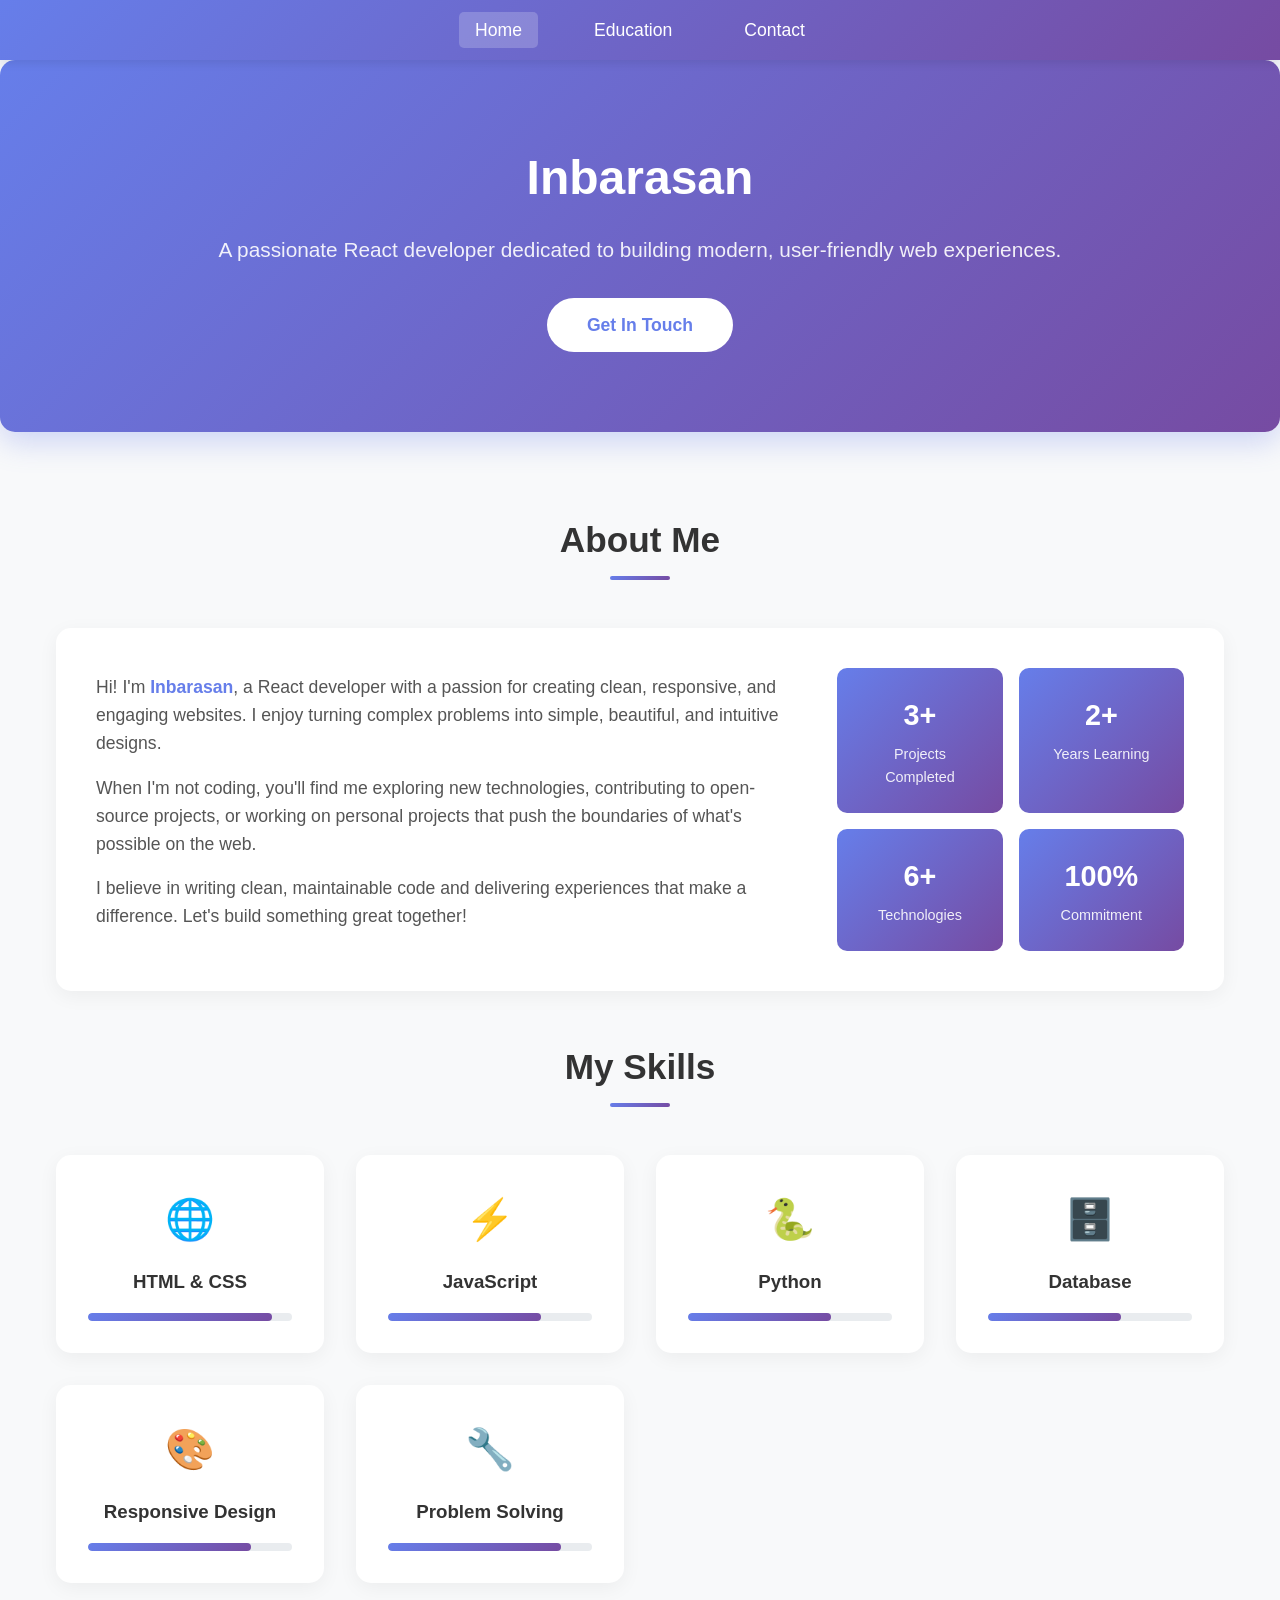
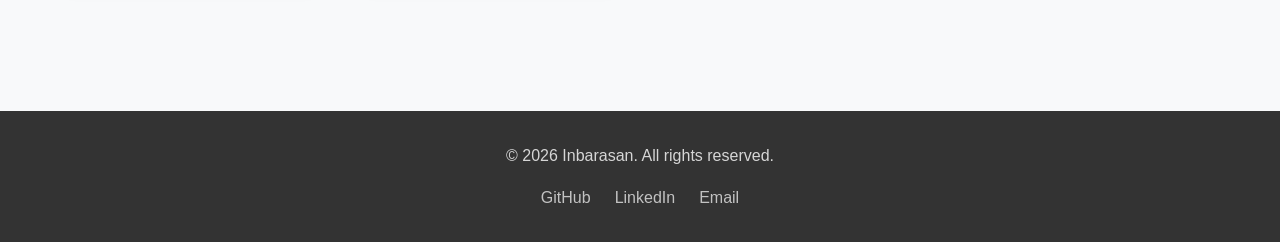
<file: index.html>
<!DOCTYPE html>
<html lang="en">
<head>
    <meta charset="UTF-8">
    <meta name="viewport" content="width=device-width, initial-scale=1.0">
    <title>Inbarasan - Portfolio</title>
    <link rel="stylesheet" href="style.css">
</head>
<body>
    <!-- Navigation -->
    <nav>
        <ul>
            <li><a href="index.html" class="active">Home</a></li>
            <li><a href="education.html">Education</a></li>
            <li><a href="contact.html">Contact</a></li>
        </ul>
    </nav>

    <!-- Hero Section -->
    <header class="hero">
        <h1>Inbarasan</h1>
        <p>A passionate React developer dedicated to building modern, user-friendly web experiences.</p>
        <a href="contact.html" class="btn">Get In Touch</a>
    </header>

    <div class="container">
        <!-- About Section -->
        <section>
            <h2 class="section-title">About Me</h2>
            <div class="about-content">
                <div class="about-text">
                    <p>
                        Hi! I'm <span class="highlight">Inbarasan</span>, a React developer with a passion 
                        for creating clean, responsive, and engaging websites. I enjoy turning complex 
                        problems into simple, beautiful, and intuitive designs.
                    </p>
                    <p>
                        When I'm not coding, you'll find me exploring new technologies, contributing to 
                        open-source projects, or working on personal projects that push the boundaries 
                        of what's possible on the web.
                    </p>
                    <p>
                        I believe in writing clean, maintainable code and delivering experiences that 
                        make a difference. Let's build something great together!
                    </p>
                </div>
                <div class="about-stats">
                    <div class="stat-item">
                        <h3>3+</h3>
                        <p>Projects Completed</p>
                    </div>
                    <div class="stat-item">
                        <h3>2+</h3>
                        <p>Years Learning</p>
                    </div>
                    <div class="stat-item">
                        <h3>6+</h3>
                        <p>Technologies</p>
                    </div>
                    <div class="stat-item">
                        <h3>100%</h3>
                        <p>Commitment</p>
                    </div>
                </div>
            </div>
        </section>

        <!-- Skills Section -->
        <section>
            <h2 class="section-title">My Skills</h2>
            <div class="skills-grid">
                <div class="skill-card">
                    <div class="icon">🌐</div>
                    <h3>HTML & CSS</h3>
                    <div class="skill-bar">
                        <div class="fill" style="width: 90%;"></div>
                    </div>
                </div>
                <div class="skill-card">
                    <div class="icon">⚡</div>
                    <h3>JavaScript</h3>
                    <div class="skill-bar">
                        <div class="fill" style="width: 75%;"></div>
                    </div>
                </div>
                <div class="skill-card">
                    <div class="icon">🐍</div>
                    <h3>Python</h3>
                    <div class="skill-bar">
                        <div class="fill" style="width: 70%;"></div>
                    </div>
                </div>
                <div class="skill-card">
                    <div class="icon">🗄️</div>
                    <h3>Database</h3>
                    <div class="skill-bar">
                        <div class="fill" style="width: 65%;"></div>
                    </div>
                </div>
                <div class="skill-card">
                    <div class="icon">🎨</div>
                    <h3>Responsive Design</h3>
                    <div class="skill-bar">
                        <div class="fill" style="width: 80%;"></div>
                    </div>
                </div>
                <div class="skill-card">
                    <div class="icon">🔧</div>
                    <h3>Problem Solving</h3>
                    <div class="skill-bar">
                        <div class="fill" style="width: 85%;"></div>
                    </div>
                </div>
            </div>
        </section>
    </div>

    <!-- Footer -->
    <footer>
        <p>&copy; 2026 Inbarasan. All rights reserved.</p>
        <div class="social-links">
            <a href="https://github.com/inbarasan23" target="_blank">GitHub</a>
            <a href="https://linkedin.com/in/inbarasan-dharmalingam" target="_blank">LinkedIn</a>
            <a href="mailto:inbarasan@example.com">Email</a>
        </div>
    </footer>
</body>
</html>
</file>
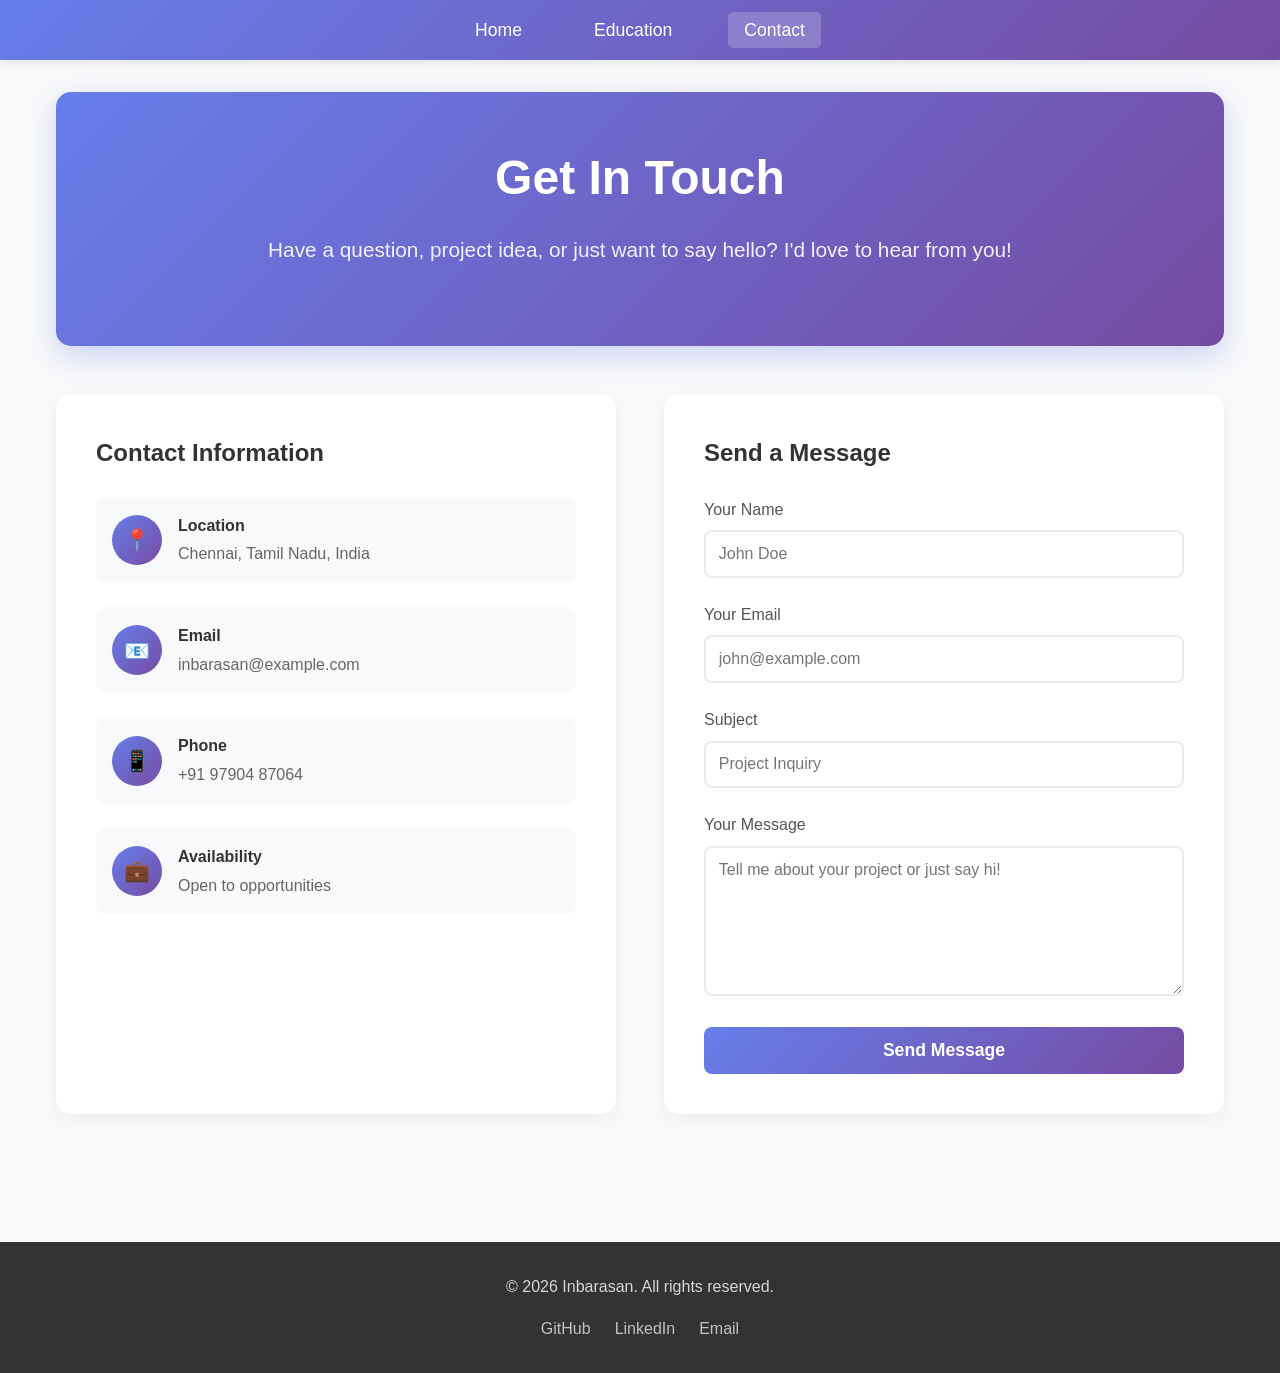
<file: contact.html>
<!DOCTYPE html>
<html lang="en">
<head>
    <meta charset="UTF-8">
    <meta name="viewport" content="width=device-width, initial-scale=1.0">
    <title>Contact - Inbarasan</title>
    <link rel="stylesheet" href="style.css">
</head>
<body>
    <!-- Navigation -->
    <nav>
        <ul>
            <li><a href="index.html">Home</a></li>
            <li><a href="education.html">Education</a></li>
            <li><a href="contact.html" class="active">Contact</a></li>
        </ul>
    </nav>

    <div class="container">
        <!-- Page Header -->
        <header class="hero" style="padding: 3rem 1rem;">
            <h1>Get In Touch</h1>
            <p>Have a question, project idea, or just want to say hello? I'd love to hear from you!</p>
        </header>

        <!-- Contact Section -->
        <section>
            <div class="contact-grid">
                <!-- Contact Information -->
                <div class="contact-info">
                    <h3>Contact Information</h3>
                    <div class="contact-item">
                        <div class="icon">📍</div>
                        <div class="details">
                            <h4>Location</h4>
                            <p>Chennai, Tamil Nadu, India</p>
                        </div>
                    </div>
                    <div class="contact-item">
                        <div class="icon">📧</div>
                        <div class="details">
                            <h4>Email</h4>
                            <p>inbarasan@example.com</p>
                        </div>
                    </div>
                    <div class="contact-item">
                        <div class="icon">📱</div>
                        <div class="details">
                            <h4>Phone</h4>
                            <p>+91 97904 87064</p>
                        </div>
                    </div>
                    <div class="contact-item">
                        <div class="icon">💼</div>
                        <div class="details">
                            <h4>Availability</h4>
                            <p>Open to opportunities</p>
                        </div>
                    </div>
                </div>

                <!-- Contact Form -->
                <div class="contact-form">
                    <h3>Send a Message</h3>
                    <form action="#" method="POST">
                        <div class="form-group">
                            <label for="name">Your Name</label>
                            <input type="text" id="name" name="name" placeholder="John Doe" required>
                        </div>
                        <div class="form-group">
                            <label for="email">Your Email</label>
                            <input type="email" id="email" name="email" placeholder="john@example.com" required>
                        </div>
                        <div class="form-group">
                            <label for="subject">Subject</label>
                            <input type="text" id="subject" name="subject" placeholder="Project Inquiry" required>
                        </div>
                        <div class="form-group">
                            <label for="message">Your Message</label>
                            <textarea id="message" name="message" placeholder="Tell me about your project or just say hi!" required></textarea>
                        </div>
                        <button type="submit" class="submit-btn">Send Message</button>
                    </form>
                </div>
            </div>
        </section>
    </div>

    <!-- Footer -->
    <footer>
        <p>&copy; 2026 Inbarasan. All rights reserved.</p>
        <div class="social-links">
            <a href="https://github.com/inbarasan23" target="_blank">GitHub</a>
            <a href="https://linkedin.com/in/inbarasan-dharmalingam" target="_blank">LinkedIn</a>
            <a href="mailto:inbarasan@example.com">Email</a>
        </div>
    </footer>
</body>
</html>
</file>
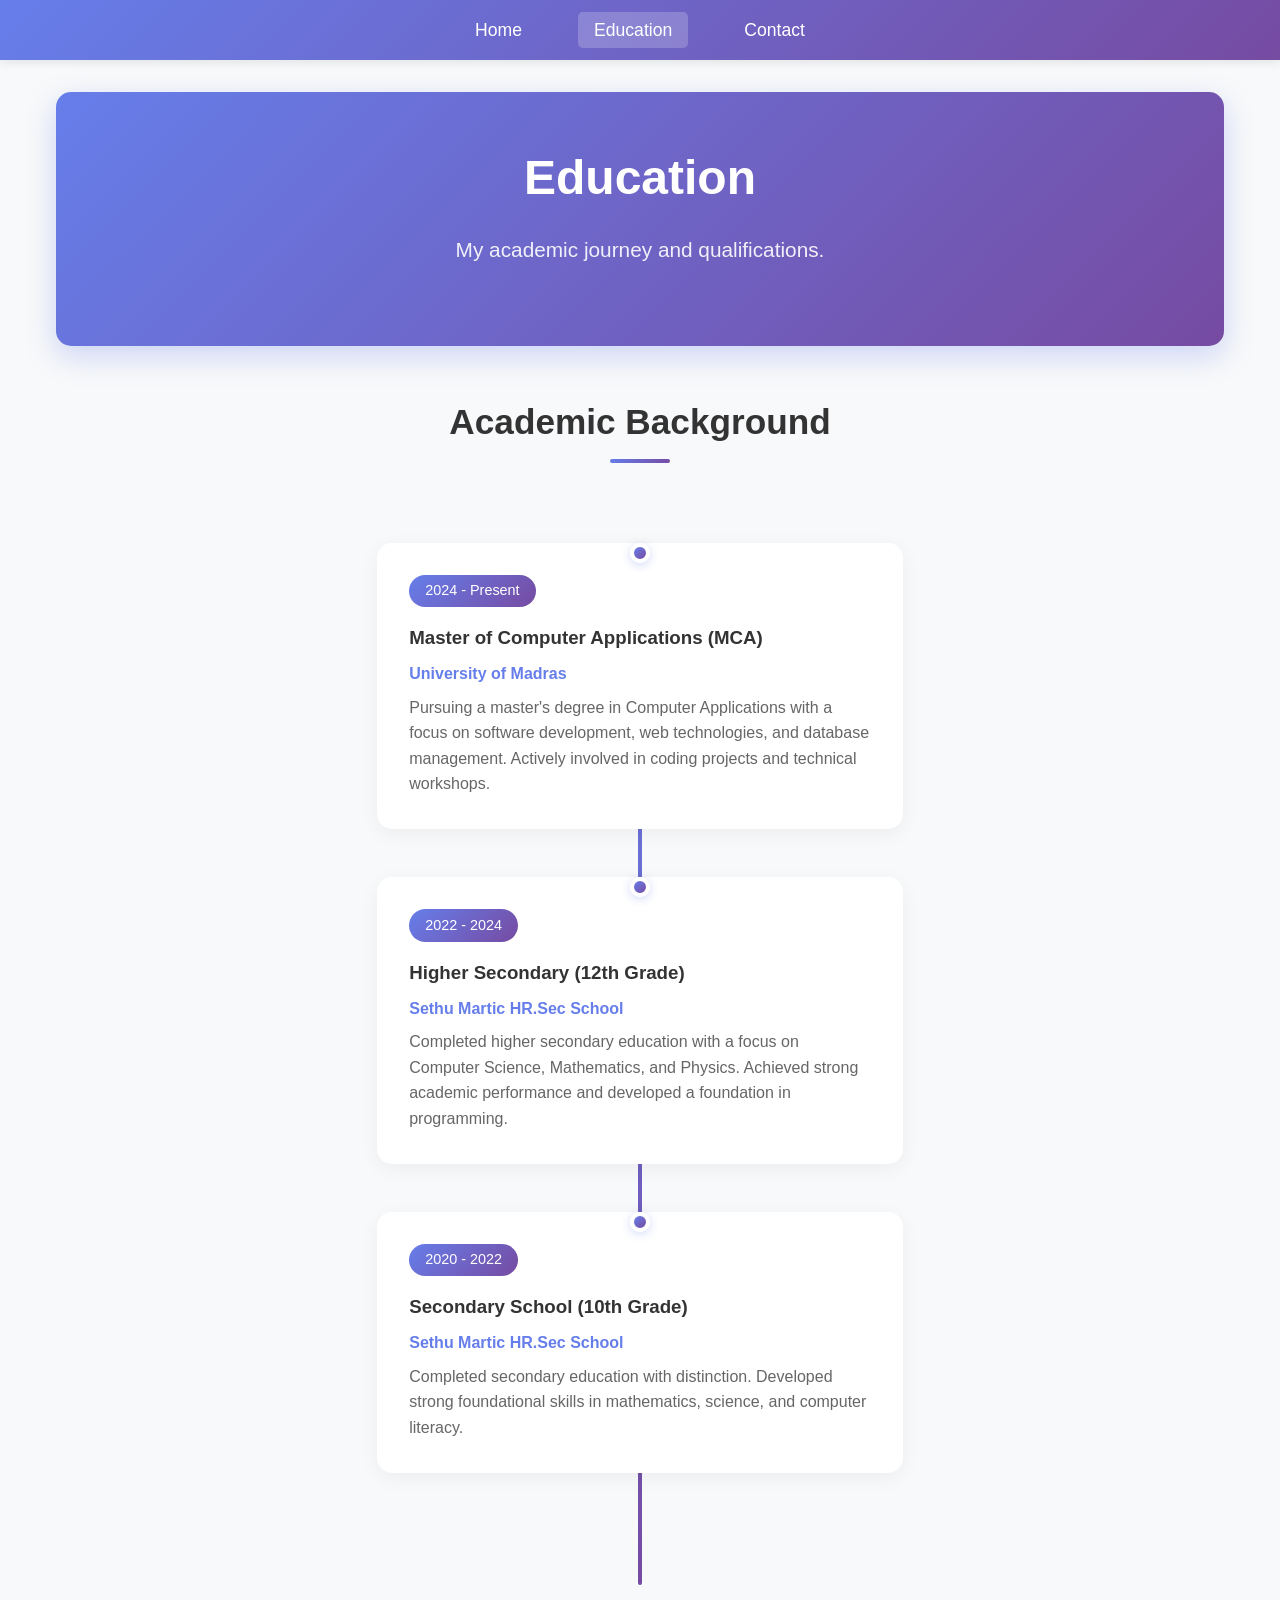
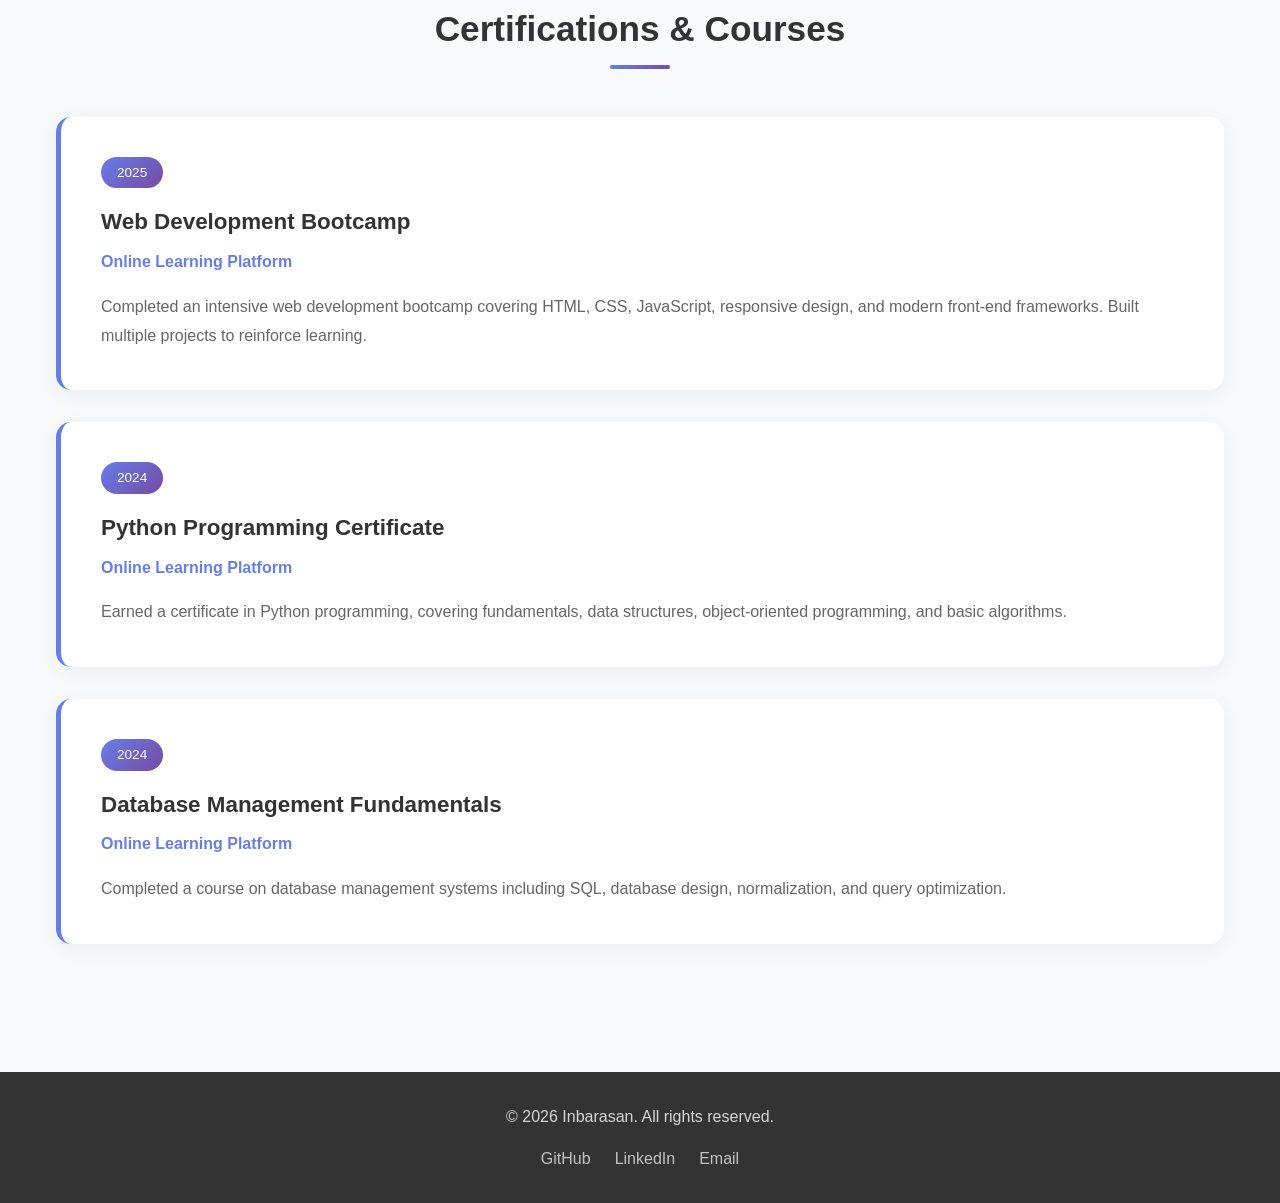
<file: education.html>
<!DOCTYPE html>
<html lang="en">
<head>
    <meta charset="UTF-8">
    <meta name="viewport" content="width=device-width, initial-scale=1.0">
    <title>Education - Inbarasan</title>
    <link rel="stylesheet" href="style.css">
</head>
<body>
    <!-- Navigation -->
    <nav>
        <ul>
            <li><a href="index.html">Home</a></li>
            <li><a href="education.html" class="active">Education</a></li>
            <li><a href="contact.html">Contact</a></li>
        </ul>
    </nav>

    <div class="container">
        <!-- Page Header -->
        <header class="hero" style="padding: 3rem 1rem;">
            <h1>Education</h1>
            <p>My academic journey and qualifications.</p>
        </header>

        <!-- Education Timeline -->
        <section>
            <h2 class="section-title">Academic Background</h2>
            <div class="timeline">
                <div class="timeline-item">
                    <div class="timeline-content">
                        <span class="year">2024 - Present</span>
                        <h3>Master of Computer Applications (MCA)</h3>
                        <p class="institution">University of Madras</p>
                        <p>Pursuing a master's degree in Computer Applications with a focus on software development, web technologies, and database management. Actively involved in coding projects and technical workshops.</p>
                    </div>
                    <div class="timeline-dot"></div>
                </div>

                <div class="timeline-item">
                    <div class="timeline-content">
                        <span class="year">2022 - 2024</span>
                        <h3>Higher Secondary (12th Grade)</h3>
                        <p class="institution">Sethu Martic HR.Sec School</p>
                        <p>Completed higher secondary education with a focus on Computer Science, Mathematics, and Physics. Achieved strong academic performance and developed a foundation in programming.</p>
                    </div>
                    <div class="timeline-dot"></div>
                </div>

                <div class="timeline-item">
                    <div class="timeline-content">
                        <span class="year">2020 - 2022</span>
                        <h3>Secondary School (10th Grade)</h3>
                        <p class="institution">Sethu Martic HR.Sec School</p>
                        <p>Completed secondary education with distinction. Developed strong foundational skills in mathematics, science, and computer literacy.</p>
                    </div>
                    <div class="timeline-dot"></div>
                </div>
            </div>
        </section>

        <!-- Certifications Section -->
        <section>
            <h2 class="section-title">Certifications & Courses</h2>
            <div class="edu-cards">
                <div class="edu-card">
                    <span class="year">2025</span>
                    <h3>Web Development Bootcamp</h3>
                    <p class="institution">Online Learning Platform</p>
                    <p>Completed an intensive web development bootcamp covering HTML, CSS, JavaScript, responsive design, and modern front-end frameworks. Built multiple projects to reinforce learning.</p>
                </div>
                <div class="edu-card">
                    <span class="year">2024</span>
                    <h3>Python Programming Certificate</h3>
                    <p class="institution">Online Learning Platform</p>
                    <p>Earned a certificate in Python programming, covering fundamentals, data structures, object-oriented programming, and basic algorithms.</p>
                </div>
                <div class="edu-card">
                    <span class="year">2024</span>
                    <h3>Database Management Fundamentals</h3>
                    <p class="institution">Online Learning Platform</p>
                    <p>Completed a course on database management systems including SQL, database design, normalization, and query optimization.</p>
                </div>
            </div>
        </section>
    </div>

    <!-- Footer -->
    <footer>
        <p>&copy; 2026 Inbarasan. All rights reserved.</p>
        <div class="social-links">
            <a href="https://github.com/inbarasan23" target="_blank">GitHub</a>
            <a href="https://linkedin.com/in/inbarasan-dharmalingam" target="_blank">LinkedIn</a>
            <a href="mailto:inbarasan@example.com">Email</a>
        </div>
    </footer>
</body>
</html>
</file>
<file: style.css>
* {
    margin: 0;
    padding: 0;
    box-sizing: border-box;
}

body {
    font-family: 'Segoe UI', Tahoma, Geneva, Verdana, sans-serif;
    line-height: 1.6;
    color: #333;
    background-color: #f8f9fa;
}

/* Navigation */
nav {
    background: linear-gradient(135deg, #667eea 0%, #764ba2 100%);
    padding: 1rem 0;
    position: sticky;
    top: 0;
    z-index: 1000;
    box-shadow: 0 2px 10px rgba(0, 0, 0, 0.1);
}

nav ul {
    list-style: none;
    display: flex;
    justify-content: center;
    gap: 2.5rem;
    max-width: 1200px;
    margin: 0 auto;
    padding: 0 1rem;
}

nav ul li a {
    color: #fff;
    text-decoration: none;
    font-size: 1.1rem;
    font-weight: 500;
    padding: 0.5rem 1rem;
    border-radius: 5px;
    transition: all 0.3s ease;
}

nav ul li a:hover,
nav ul li a.active {
    background: rgba(255, 255, 255, 0.2);
    transform: translateY(-2px);
}

/* Main Container */
.container {
    max-width: 1200px;
    margin: 0 auto;
    padding: 2rem 1rem;
}

/* Hero Section */
.hero {
    background: linear-gradient(135deg, #667eea 0%, #764ba2 100%);
    color: #fff;
    text-align: center;
    padding: 5rem 1rem;
    border-radius: 15px;
    margin-bottom: 3rem;
    box-shadow: 0 10px 30px rgba(102, 126, 234, 0.3);
}

.hero h1 {
    font-size: 3rem;
    margin-bottom: 1rem;
    animation: fadeInDown 1s ease;
}

.hero p {
    font-size: 1.3rem;
    opacity: 0.9;
    margin-bottom: 2rem;
    animation: fadeInUp 1s ease;
}

.hero .btn {
    display: inline-block;
    background: #fff;
    color: #667eea;
    padding: 0.8rem 2.5rem;
    text-decoration: none;
    border-radius: 30px;
    font-weight: 600;
    font-size: 1.1rem;
    transition: all 0.3s ease;
    animation: fadeInUp 1.5s ease;
}

.hero .btn:hover {
    transform: translateY(-3px);
    box-shadow: 0 10px 20px rgba(0, 0, 0, 0.2);
}

/* Section Styling */
section {
    margin-bottom: 3rem;
}

.section-title {
    text-align: center;
    font-size: 2.2rem;
    margin-bottom: 2.5rem;
    color: #333;
    position: relative;
    padding-bottom: 0.5rem;
}

.section-title::after {
    content: '';
    display: block;
    width: 60px;
    height: 4px;
    background: linear-gradient(135deg, #667eea 0%, #764ba2 100%);
    margin: 0.5rem auto 0;
    border-radius: 2px;
}

/* About Section */
.about-content {
    display: flex;
    gap: 3rem;
    align-items: center;
    background: #fff;
    padding: 2.5rem;
    border-radius: 15px;
    box-shadow: 0 5px 20px rgba(0, 0, 0, 0.05);
}

.about-text {
    flex: 2;
}

.about-text p {
    font-size: 1.1rem;
    margin-bottom: 1rem;
    color: #555;
}

.about-text .highlight {
    color: #667eea;
    font-weight: 600;
}

.about-stats {
    flex: 1;
    display: grid;
    grid-template-columns: repeat(2, 1fr);
    gap: 1rem;
}

.stat-item {
    text-align: center;
    background: linear-gradient(135deg, #667eea 0%, #764ba2 100%);
    color: #fff;
    padding: 1.5rem;
    border-radius: 10px;
}

.stat-item h3 {
    font-size: 1.8rem;
    margin-bottom: 0.3rem;
}

.stat-item p {
    font-size: 0.9rem;
    opacity: 0.9;
}

/* Skills Section */
.skills-grid {
    display: grid;
    grid-template-columns: repeat(auto-fit, minmax(250px, 1fr));
    gap: 2rem;
}

.skill-card {
    background: #fff;
    padding: 2rem;
    border-radius: 15px;
    text-align: center;
    box-shadow: 0 5px 20px rgba(0, 0, 0, 0.05);
    transition: transform 0.3s ease;
}

.skill-card:hover {
    transform: translateY(-5px);
}

.skill-card .icon {
    font-size: 2.5rem;
    margin-bottom: 1rem;
}

.skill-card h3 {
    margin-bottom: 1rem;
    color: #333;
}

.skill-card .skill-bar {
    background: #e9ecef;
    height: 8px;
    border-radius: 4px;
    overflow: hidden;
}

.skill-card .skill-bar .fill {
    height: 100%;
    background: linear-gradient(135deg, #667eea 0%, #764ba2 100%);
    border-radius: 4px;
    transition: width 1s ease;
}

/* Education Page */
.timeline {
    position: relative;
    padding: 2rem 0;
}

.timeline::before {
    content: '';
    position: absolute;
    left: 50%;
    transform: translateX(-50%);
    width: 4px;
    height: 100%;
    background: linear-gradient(135deg, #667eea 0%, #764ba2 100%);
    border-radius: 2px;
}

.timeline-item {
    display: flex;
    justify-content: center;
    align-items: flex-start;
    margin-bottom: 3rem;
    position: relative;
}

.timeline-item:nth-child(odd) {
    flex-direction: row-reverse;
}

.timeline-content {
    width: 45%;
    background: #fff;
    padding: 2rem;
    border-radius: 15px;
    box-shadow: 0 5px 20px rgba(0, 0, 0, 0.05);
    transition: transform 0.3s ease;
}

.timeline-content:hover {
    transform: translateY(-5px);
}

.timeline-dot {
    width: 20px;
    height: 20px;
    background: linear-gradient(135deg, #667eea 0%, #764ba2 100%);
    border-radius: 50%;
    position: absolute;
    left: 50%;
    transform: translateX(-50%);
    border: 4px solid #fff;
    box-shadow: 0 2px 10px rgba(102, 126, 234, 0.3);
}

.timeline-content .year {
    display: inline-block;
    background: linear-gradient(135deg, #667eea 0%, #764ba2 100%);
    color: #fff;
    padding: 0.3rem 1rem;
    border-radius: 20px;
    font-size: 0.9rem;
    margin-bottom: 1rem;
}

.timeline-content h3 {
    margin-bottom: 0.5rem;
    color: #333;
}

.timeline-content .institution {
    color: #667eea;
    font-weight: 600;
    margin-bottom: 0.5rem;
}

.timeline-content p {
    color: #666;
}

/* Education Cards (Alternate Layout) */
.edu-cards {
    display: grid;
    gap: 2rem;
}

.edu-card {
    background: #fff;
    padding: 2.5rem;
    border-radius: 15px;
    box-shadow: 0 5px 20px rgba(0, 0, 0, 0.05);
    border-left: 5px solid #667eea;
    transition: transform 0.3s ease;
}

.edu-card:hover {
    transform: translateX(5px);
}

.edu-card .year {
    display: inline-block;
    background: linear-gradient(135deg, #667eea 0%, #764ba2 100%);
    color: #fff;
    padding: 0.3rem 1rem;
    border-radius: 20px;
    font-size: 0.85rem;
    margin-bottom: 1rem;
}

.edu-card h3 {
    margin-bottom: 0.5rem;
    font-size: 1.4rem;
}

.edu-card .institution {
    color: #667eea;
    font-weight: 600;
    margin-bottom: 1rem;
}

.edu-card p {
    color: #666;
    line-height: 1.8;
}

/* Contact Page */
.contact-grid {
    display: grid;
    grid-template-columns: 1fr 1fr;
    gap: 3rem;
}

.contact-info {
    background: #fff;
    padding: 2.5rem;
    border-radius: 15px;
    box-shadow: 0 5px 20px rgba(0, 0, 0, 0.05);
}

.contact-info h3 {
    margin-bottom: 1.5rem;
    color: #333;
    font-size: 1.5rem;
}

.contact-item {
    display: flex;
    align-items: center;
    gap: 1rem;
    margin-bottom: 1.5rem;
    padding: 1rem;
    background: #f8f9fa;
    border-radius: 10px;
    transition: transform 0.3s ease;
}

.contact-item:hover {
    transform: translateX(5px);
}

.contact-item .icon {
    width: 50px;
    height: 50px;
    display: flex;
    align-items: center;
    justify-content: center;
    background: linear-gradient(135deg, #667eea 0%, #764ba2 100%);
    color: #fff;
    border-radius: 50%;
    font-size: 1.3rem;
}

.contact-item .details h4 {
    font-size: 1rem;
    color: #333;
    margin-bottom: 0.2rem;
}

.contact-item .details p {
    color: #666;
}

.contact-form {
    background: #fff;
    padding: 2.5rem;
    border-radius: 15px;
    box-shadow: 0 5px 20px rgba(0, 0, 0, 0.05);
}

.contact-form h3 {
    margin-bottom: 1.5rem;
    color: #333;
    font-size: 1.5rem;
}

.form-group {
    margin-bottom: 1.5rem;
}

.form-group label {
    display: block;
    margin-bottom: 0.5rem;
    color: #555;
    font-weight: 500;
}

.form-group input,
.form-group textarea {
    width: 100%;
    padding: 0.8rem;
    border: 2px solid #e9ecef;
    border-radius: 8px;
    font-size: 1rem;
    transition: border-color 0.3s ease;
    font-family: inherit;
}

.form-group input:focus,
.form-group textarea:focus {
    outline: none;
    border-color: #667eea;
}

.form-group textarea {
    height: 150px;
    resize: vertical;
}

.submit-btn {
    background: linear-gradient(135deg, #667eea 0%, #764ba2 100%);
    color: #fff;
    padding: 0.8rem 2rem;
    border: none;
    border-radius: 8px;
    font-size: 1.1rem;
    font-weight: 600;
    cursor: pointer;
    transition: all 0.3s ease;
    width: 100%;
}

.submit-btn:hover {
    transform: translateY(-2px);
    box-shadow: 0 10px 20px rgba(102, 126, 234, 0.3);
}

/* Footer */
footer {
    background: #333;
    color: #fff;
    text-align: center;
    padding: 2rem 0;
    margin-top: 3rem;
}

footer p {
    margin-bottom: 0.5rem;
    opacity: 0.8;
}

footer .social-links {
    display: flex;
    justify-content: center;
    gap: 1.5rem;
    margin-top: 1rem;
}

footer .social-links a {
    color: #fff;
    text-decoration: none;
    opacity: 0.7;
    transition: opacity 0.3s ease;
}

footer .social-links a:hover {
    opacity: 1;
}

/* Animations */
@keyframes fadeInDown {
    from {
        opacity: 0;
        transform: translateY(-20px);
    }
    to {
        opacity: 1;
        transform: translateY(0);
    }
}

@keyframes fadeInUp {
    from {
        opacity: 0;
        transform: translateY(20px);
    }
    to {
        opacity: 1;
        transform: translateY(0);
    }
}

/* Responsive */
@media (max-width: 768px) {
    nav ul {
        flex-direction: column;
        text-align: center;
        gap: 0.5rem;
    }

    .hero h1 {
        font-size: 2rem;
    }

    .hero p {
        font-size: 1rem;
    }

    .about-content {
        flex-direction: column;
        padding: 1.5rem;
    }

    .about-stats {
        width: 100%;
    }

    .contact-grid {
        grid-template-columns: 1fr;
    }

    .timeline::before {
        left: 20px;
    }

    .timeline-item,
    .timeline-item:nth-child(odd) {
        flex-direction: row;
        justify-content: flex-end;
    }

    .timeline-content {
        width: 85%;
    }

    .timeline-dot {
        left: 20px;
    }
}
</file>
